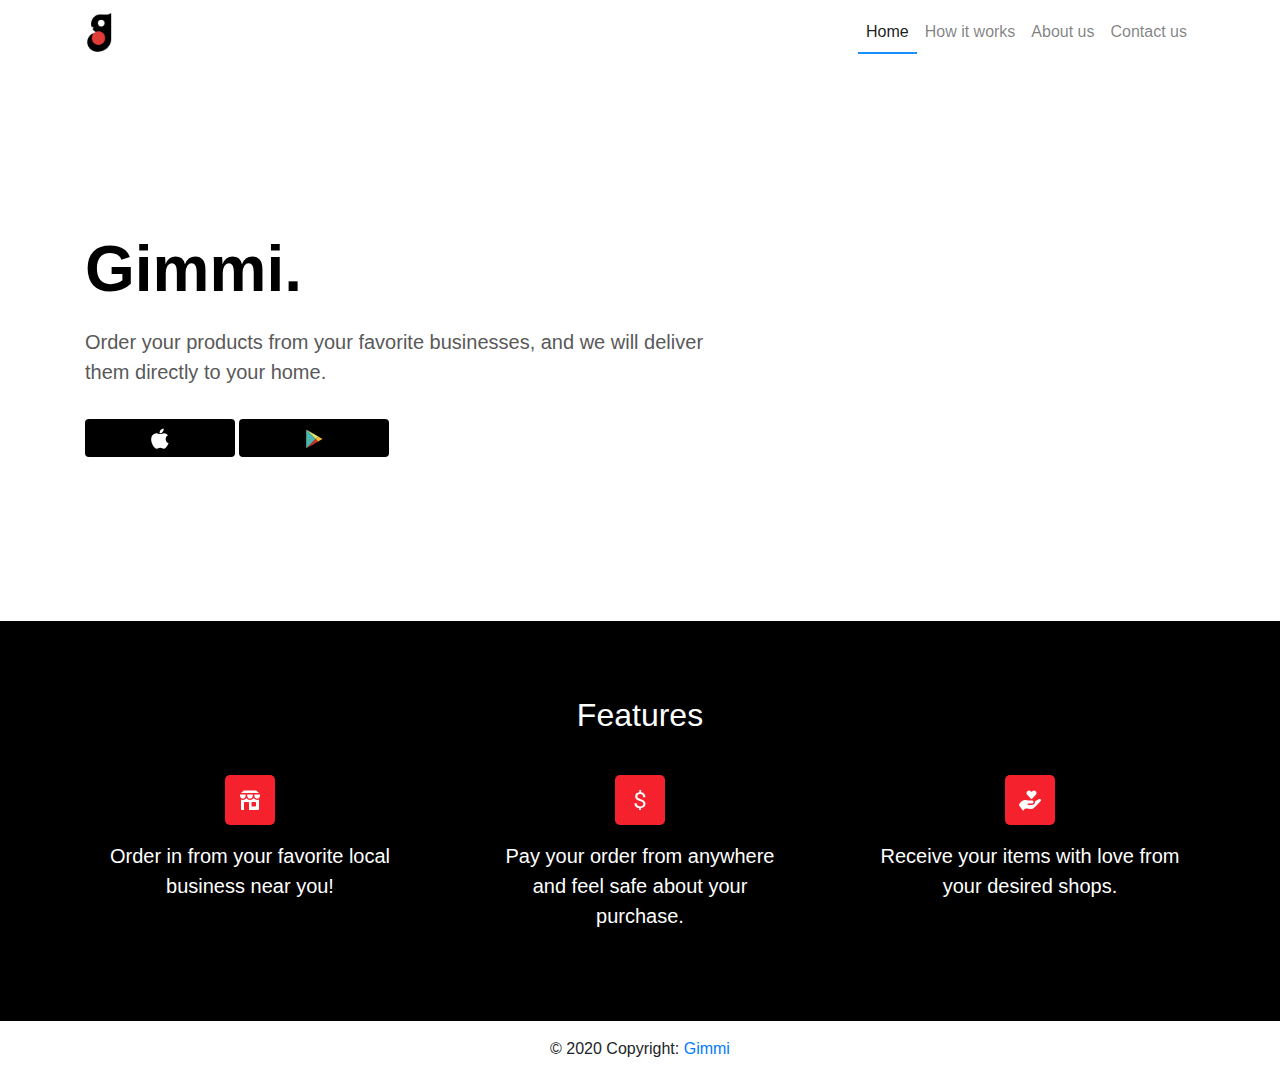
<file: index.html>
<!doctype html>
<html lang="en">
  <head>
    <!-- Required meta tags -->
    <meta charset="utf-8">
    <meta name="viewport" content="width=device-width, initial-scale=1, shrink-to-fit=no">
    <!-- Stylesheet -->
    <link rel="stylesheet" href="styles.css">
    <!-- Stylesheet -->
    <link rel="stylesheet" href="https://stackpath.bootstrapcdn.com/bootstrap/4.5.2/css/bootstrap.min.css" integrity="sha384-JcKb8q3iqJ61gNV9KGb8thSsNjpSL0n8PARn9HuZOnIxN0hoP+VmmDGMN5t9UJ0Z" crossorigin="anonymous">
    <title>Gimmi</title>
  </head>
  <body class="additional-margin">

    <!-- Navigation bar -->
    <nav class="navbar navbar-expand-lg navbar-light navbar-custom">
      <div class="container">
          <a href="#" class="navbar-brand"><span><img class="logo" src="media/gimmi_logo.png" class="fade-in-on-load"/></span>
              </a>
          <button class="navbar-toggler float-right" type="button" data-toggle="collapse" data-target="#navbar9">
              <span class="navbar-toggler-icon"></span>
          </button>
          <div class="navbar-collapse collapse" id="navbar9">
              <ul class="navbar-nav ml-auto">
                  <li class="nav-item">
                      <a class="nav-link active" href="#" >Home</a>
                  </li>
                  <li class="nav-item">
                      <a class="nav-link" href="works.html">How it works</a>
                  </li>   
                  <li class="nav-item">
                      <a class="nav-link" href="about.html">About us</a>
                  </li>
                  <li class="nav-item">
                      <a class="nav-link" href="contact_us.html">Contact us</a>
                  </li>
              </ul>
          </div>
        </div>
    </nav>
    <!-- Navigation bar -->

    <!-- Section landing a -->
    <section class="section-landing-a">
        <div class="container">
          <div>
            <h1>Gimmi.</h1>
            <p>Order your products from your favorite businesses, and we will deliver them directly to your home.</p>
            <div>
                <a class="btn social-button" href="#" title="Coming soon!" id="appleBtn" role="button"><svg xmlns="http://www.w3.org/2000/svg" x="0px" y="0px"
                    width="22" height="22"
                    viewBox="0 0 172 172"
                    style=" fill:#000000;"><g fill="none" fill-rule="nonzero" stroke="none" stroke-width="1" stroke-linecap="butt" stroke-linejoin="miter" stroke-miterlimit="10" stroke-dasharray="" stroke-dashoffset="0" font-family="none" font-weight="none" font-size="none" text-anchor="none" style="mix-blend-mode: normal"><path d="M0,172v-172h172v172z" fill="none"></path><g fill="#ffffff"><path d="M153.17406,119.54c-3.70875,8.23719 -5.49594,11.91906 -10.26625,19.18875c-6.67844,10.15875 -16.09813,22.84375 -27.735,22.92438c-10.36031,0.09406 -13.03438,-6.75906 -27.10344,-6.63813c-14.05563,0.06719 -16.985,6.7725 -27.35875,6.665c-11.65031,-0.1075 -20.55938,-11.52937 -27.23781,-21.67469c-18.67813,-28.44719 -20.65344,-61.79906 -9.11063,-79.53656c8.17,-12.5775 21.08344,-19.96812 33.2175,-19.96812c12.3625,0 20.12938,6.78594 30.34188,6.78594c9.91687,0 15.95031,-6.79938 30.24781,-6.79938c10.80375,0 22.22562,5.88563 30.39562,16.04438c-26.71375,14.64687 -22.37344,52.79594 4.60906,63.00844zM107.31188,29.1325c5.20031,-6.67844 9.15094,-16.09812 7.71312,-25.6925c-8.47906,0.57781 -18.39594,5.99313 -24.1875,13.0075c-5.25406,6.39625 -9.60781,15.88313 -7.91469,25.06094c9.25844,0.29563 18.83937,-5.22719 24.38906,-12.37594z"></path></g></g></svg></a>
                <a class="btn social-button" href="#" title="Coming soon!" id="googlePlayBtn" role="button"><svg xmlns="http://www.w3.org/2000/svg" x="0px" y="0px"
                    width="22" height="22"
                    viewBox="0 0 48 48"
                    style=" fill:#000000;"><path fill="#4db6ac" d="M7.705,4.043C7.292,4.15,7,4.507,7,5.121c0,1.802,0,18.795,0,18.795S7,42.28,7,43.091c0,0.446,0.197,0.745,0.5,0.856l20.181-20.064L7.705,4.043z"></path><path fill="#dce775" d="M33.237,18.36l-8.307-4.796c0,0-15.245-8.803-16.141-9.32C8.401,4.02,8.019,3.961,7.705,4.043l19.977,19.84L33.237,18.36z"></path><path fill="#d32f2f" d="M8.417,43.802c0.532-0.308,15.284-8.825,24.865-14.357l-5.601-5.562L7.5,43.947C7.748,44.038,8.066,44.004,8.417,43.802z"></path><path fill="#fbc02d" d="M41.398,23.071c-0.796-0.429-8.1-4.676-8.1-4.676l-0.061-0.035l-5.556,5.523l5.601,5.562c4.432-2.559,7.761-4.48,8.059-4.653C42.285,24.248,42.194,23.5,41.398,23.071z"></path></svg></a>
            </div>
          </div>
          <div class="landing-phone">
            <img src="media/landing_phone.png" alt="" class="fade-in-on-load"/>
          </div>
        </div>
    </section>
    <!-- Section landing a -->

    <!-- Section landing b -->
    <section id="about" class="section-landing-b">
      <div class="section-landing-b-inner">
        <h3>Features</h3>
        <div class="features">
          <div class="feature-list">
            <div class="feature-icon">
              <svg xmlns="http://www.w3.org/2000/svg" x="0px" y="0px"
width="24" height="24"
viewBox="0 0 172 172"
style=" fill:#000000;"><g fill="none" fill-rule="nonzero" stroke="none" stroke-width="1" stroke-linecap="butt" stroke-linejoin="miter" stroke-miterlimit="10" stroke-dasharray="" stroke-dashoffset="0" font-family="none" font-weight="none" font-size="none" text-anchor="none" style="mix-blend-mode: normal"><path d="M0,172v-172h172v172z" fill="none"></path><g fill="#ffffff"><path d="M43,17.91667c-1.36167,0 -2.64999,0.50307 -3.65332,1.43473l-17.84668,16.48193h129l-17.84668,-16.48193c-1.00333,-0.93167 -2.29165,-1.43473 -3.65332,-1.43473zM14.33333,46.58333v8.24447c0,11.25167 9.10139,20.4222 20.31722,20.4222c11.18,0 20.28223,-9.17053 20.28223,-20.4222v-8.24447zM65.68278,46.58333v8.24447c0,11.25167 9.13722,20.4222 20.31722,20.4222c11.18,0 20.31722,-9.17053 20.31722,-20.4222v-8.24447zM117.06722,46.58333v8.24447c0,11.25167 9.10223,20.4222 20.28223,20.4222c11.21583,0 20.31722,-9.17053 20.31722,-20.4222v-8.24447zM60.30778,72.34554c-5.59,8.24167 -15.01473,13.65446 -25.65723,13.65446c-4.69417,0 -9.13722,-1.04028 -13.15055,-2.93945v69.23112c0,2.97417 2.40083,5.375 5.375,5.375h16.125v-53.75c0,-1.97083 1.6125,-3.58333 3.58333,-3.58333h28.66667c1.97083,0 3.58333,1.6125 3.58333,3.58333v53.75h66.29167c2.97417,0 5.375,-2.40083 5.375,-5.375v-69.23112c-4.01333,1.89917 -8.45639,2.93945 -13.15055,2.93945c-10.6425,0 -20.06723,-5.41279 -25.65723,-13.65446c-5.59,8.24167 -15.01389,13.65446 -25.69222,13.65446c-10.67833,0 -20.10222,-5.41279 -25.69222,-13.65446zM100.33333,100.33333h25.08333c1.97083,0 3.58333,1.6125 3.58333,3.58333v25.08333c0,1.97083 -1.6125,3.58333 -3.58333,3.58333h-25.08333c-1.97083,0 -3.58333,-1.6125 -3.58333,-3.58333v-25.08333c0,-1.97083 1.6125,-3.58333 3.58333,-3.58333z"></path></g></g></svg>
            </div>
            <p>Order in from your favorite local business near you!</p>
          </div>
          <div class="feature-spacing"> 
          </div>
          <div class="feature-list">
            <div class="feature-icon">
              <svg xmlns="http://www.w3.org/2000/svg" x="0px" y="0px"
width="22" height="22"
viewBox="0 0 172 172"
style=" fill:#000000;"><g fill="none" fill-rule="nonzero" stroke="none" stroke-width="1" stroke-linecap="butt" stroke-linejoin="miter" stroke-miterlimit="10" stroke-dasharray="" stroke-dashoffset="0" font-family="none" font-weight="none" font-size="none" text-anchor="none" style="mix-blend-mode: normal"><path d="M0,172v-172h172v172z" fill="none"></path><g fill="#ffffff"><path d="M113.62033,89.44717c-5.2675,-3.29667 -12.599,-6.31383 -21.98733,-9.05867c-9.38833,-2.73767 -16.13217,-5.7835 -20.22433,-9.14467c-4.09933,-3.34683 -6.149,-7.85467 -6.149,-13.50917c0,-6.09167 1.94217,-10.85033 5.8265,-14.2545c3.87717,-3.41133 9.4815,-5.10983 16.80583,-5.10983c7.01617,0 12.599,2.3005 16.71983,6.90867c4.128,4.60817 6.192,10.82167 6.192,18.6405l-0.00717,0.5805h16.99933l0.00717,-0.57333c0,-11.33767 -2.87383,-20.2745 -8.63583,-26.80333c-5.762,-6.52167 -13.81017,-10.4275 -24.15883,-11.696l-0.05017,-0.00717v-18.2535h-14.33333v18.28217c-9.976,1.1825 -17.87367,4.5795 -23.6285,10.26267c-5.88383,5.81217 -8.82933,13.25117 -8.82933,22.32417c0,8.90817 3.00283,16.254 9.0085,22.0375c6.00567,5.77633 15.566,10.4705 28.681,14.06817c9.42417,2.82367 16.11783,5.977 20.09533,9.46c3.96317,3.49017 5.9555,7.77583 5.9555,12.86417c0,6.03433 -2.31483,10.793 -6.93017,14.276c-4.6225,3.483 -10.965,5.2245 -19.03467,5.2245c-8.24883,0 -14.62717,-2.07117 -19.12067,-6.22067c-4.4935,-4.1495 -6.73667,-10.06917 -6.73667,-17.759h-17.08533c0,10.95067 3.2465,19.62233 9.7395,26.015c6.32817,6.22783 15.05717,9.81833 26.09383,10.87183v15.96017h14.33333v-15.83833l0.17917,-0.00717c11.266,-1.0535 20.03083,-4.42183 26.28017,-10.1265c6.24217,-5.6975 9.374,-13.2225 9.374,-22.56783c0,-5.86233 -1.25417,-10.97933 -3.741,-15.35817c-2.494,-4.3645 -6.37833,-8.19867 -11.63867,-11.48817z"></path></g></g></svg>
            </div>
            <p>Pay your order from anywhere and feel safe about your purchase.</p>
          </div>
          <div class="feature-spacing"> 
          </div>
          <div class="feature-list">
            <div class="feature-icon">
              <svg xmlns="http://www.w3.org/2000/svg" x="0px" y="0px"
width="24" height="24"
viewBox="0 0 172 172"
style=" fill:#000000;"><g fill="none" fill-rule="nonzero" stroke="none" stroke-width="1" stroke-linecap="butt" stroke-linejoin="miter" stroke-miterlimit="10" stroke-dasharray="" stroke-dashoffset="0" font-family="none" font-weight="none" font-size="none" text-anchor="none" style="mix-blend-mode: normal"><path d="M0,172v-172h172v172z" fill="none"></path><g fill="#ffffff"><path d="M155.39842,78.83333c-3.6765,0 -7.71133,2.41875 -16.28983,6.86925c-7.10575,3.69083 -13.67758,7.19892 -17.85217,9.75742c0.36192,1.5695 0.57692,3.19633 0.57692,4.87333c0,11.85725 -9.64633,21.5 -21.5,21.5h-26.875c-2.967,0 -5.375,-2.40442 -5.375,-5.375c0,-2.97058 2.408,-5.375 5.375,-5.375h26.875c5.92683,0 10.75,-4.82317 10.75,-10.75c0,-3.21425 -1.44767,-6.07017 -3.69083,-8.04458c-2.54775,-1.68417 -5.57208,-2.70542 -8.85083,-2.70542h-15.74158h-2.17508c-0.10392,0 -0.20067,-0.02508 -0.30458,-0.03225c-9.44567,-0.14692 -13.98217,-1.12158 -17.97042,-1.9995c-3.62633,-0.79908 -7.052,-1.55158 -12.80325,-1.55158c-26.273,0 -41.27283,32.25358 -41.89633,33.626c-0.80983,1.77733 -0.59125,3.8485 0.56617,5.418l25.08333,34.02017c1.02125,1.38675 2.63017,2.16792 4.31433,2.16792c0.34042,0 0.67725,-0.03225 1.01767,-0.09675c2.02817,-0.387 3.66933,-1.92067 4.19608,-3.91658c0.28308,-1.05708 3.02075,-10.30208 12.71367,-10.30208c6.99467,0 14.22942,0.903 21.22767,1.77375c7.12725,0.89225 14.50175,1.80958 21.77233,1.80958c9.90075,0 17.028,-7.59308 37.625,-28.66667c26.1655,-26.77108 28.66667,-29.111 28.66667,-34.41792c0,-4.59383 -4.03125,-8.58208 -9.43492,-8.58208M127.33375,48.49325l-26.65283,28.6165c-1.01767,1.09292 -2.44383,1.71283 -3.9345,1.71283c-1.49067,0 -2.91325,-0.61992 -3.9345,-1.71283l-26.78542,-28.75625c-3.24292,-3.24292 -5.10983,-7.74358 -5.10983,-12.53092c0,-4.78733 1.86692,-9.288 5.24958,-12.67067c6.98392,-6.97675 18.35025,-6.98033 25.33417,0.00358l5.24958,5.24958l5.24958,-5.24958c6.98392,-6.98392 18.35025,-6.98033 25.33417,-0.00358c0,0.00358 0,0.00358 0,0.00358c3.38267,3.38267 5.24958,7.87975 5.24958,12.66708c0,4.78733 -1.86692,9.288 -5.24958,12.67067z"></path></g></g></svg>
            </div>
            <p>Receive your items with love from your desired shops. </p>
          </div>
        </div>
      </div>
    </section>
    <!-- Section landing b -->

    <!-- Footer -->
    <footer class="page-footer font-small">
      <div class="footer-copyright text-center py-3">© 2020 Copyright:
        <a href="#"> Gimmi</a>
      </div>
    </footer>
    <!-- Footer -->

   <!-- JS file -->
   <script src="https://code.jquery.com/jquery-3.2.1.min.js" integrity="sha384-xBuQ/xzmlsLoJpyjoggmTEz8OWUFM0/RC5BsqQBDX2v5cMvDHcMakNTNrHIW2I5f" crossorigin="anonymous"></script>
    <script src="https://cdnjs.cloudflare.com/ajax/libs/popper.js/1.11.0/umd/popper.min.js" integrity="sha384-b/U6ypiBEHpOf/4+1nzFpr53nxSS+GLCkfwBdFNTxtclqqenISfwAzpKaMNFNmj4" crossorigin="anonymous"></script>
    <script src="https://maxcdn.bootstrapcdn.com/bootstrap/4.0.0-beta/js/bootstrap.min.js" integrity="sha384-h0AbiXch4ZDo7tp9hKZ4TsHbi047NrKGLO3SEJAg45jXxnGIfYzk4Si90RDIqNm1" crossorigin="anonymous"></script>
   <script src="functions.js"></script>
  </body>
</html>
</file>
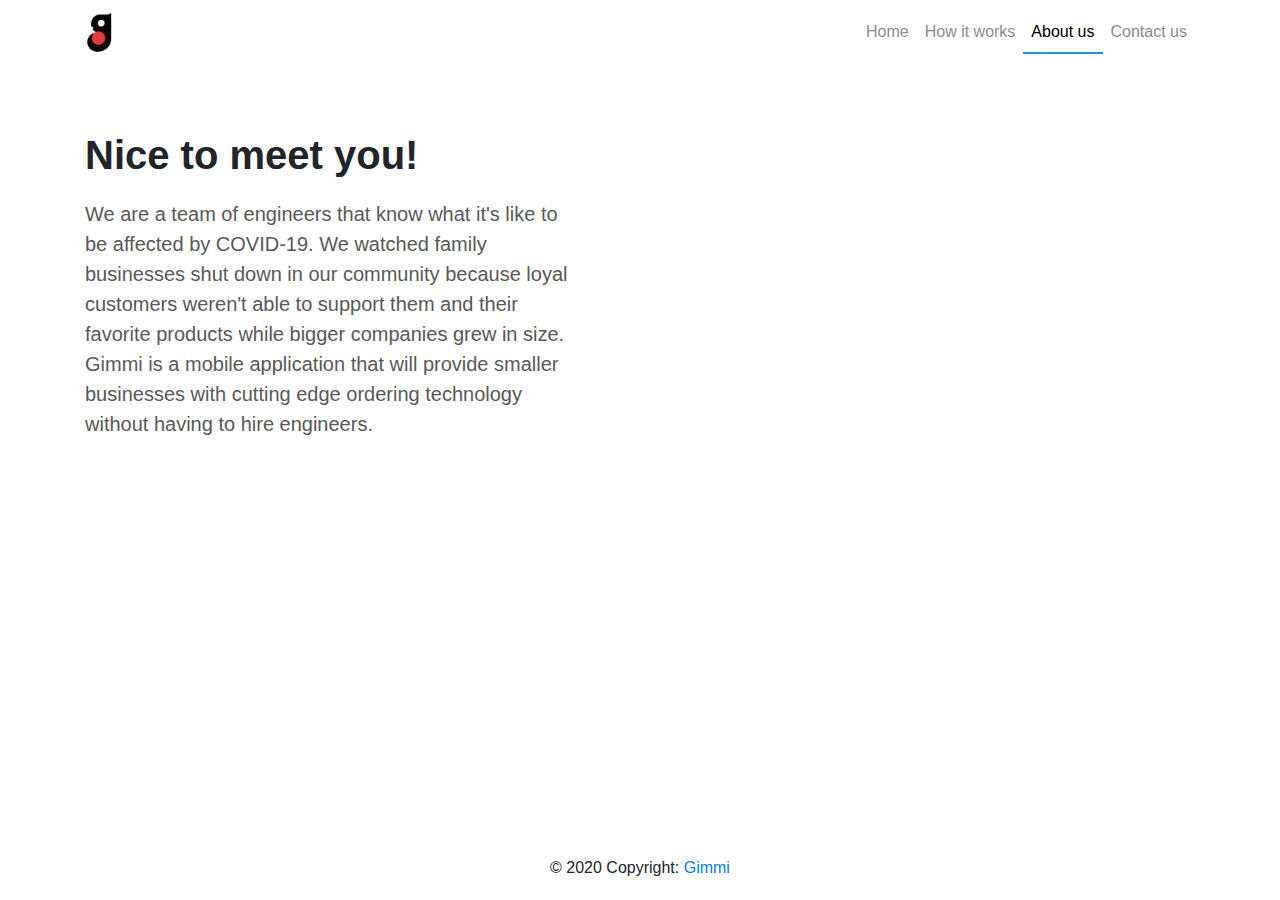
<file: about.html>
<!doctype html>
<html lang="en">
  <head>
        <!-- Required meta tags -->
        <meta charset="utf-8">
        <meta name="viewport" content="width=device-width, initial-scale=1, shrink-to-fit=no">
        <!-- Stylesheet -->
        <link rel="stylesheet" href="styles.css">
        <!-- Stylesheet -->
        <link rel="stylesheet" href="https://stackpath.bootstrapcdn.com/bootstrap/4.5.2/css/bootstrap.min.css" integrity="sha384-JcKb8q3iqJ61gNV9KGb8thSsNjpSL0n8PARn9HuZOnIxN0hoP+VmmDGMN5t9UJ0Z" crossorigin="anonymous">
        <title>Gimmi</title>
  </head>
  <body class="d-flex flex-column h-100">
    <!-- Navigation bar -->
    <nav class="navbar navbar-expand-lg navbar-custom">
        <div class="container">
            <a href="#" class="navbar-brand"><span><img class="logo" src="media/gimmi_logo.png" class="fade-in-on-load"/></span>
            </a>
            <button class="navbar-toggler float-right" type="button" data-toggle="collapse" data-target="#navbar9">
                <span class="navbar-toggler-icon"></span>
            </button>
            <div class="navbar-collapse collapse" id="navbar9">
                <ul class="navbar-nav ml-auto">
                    <li class="nav-item">
                        <a class="nav-link " href="index.html" >Home</a>
                    </li>
                    <li class="nav-item">
                        <a class="nav-link" href="works.html">How it works</a>
                    </li>
                    <li class="nav-item">
                        <a class="nav-link active" href="#">About us</a>
                    </li>
                    <li class="nav-item">
                        <a class="nav-link" href="contact_us.html">Contact us</a>
                    </li>
                </ul>
            </div>
        </div>
    </nav>
    <!-- Navigation bar -->

    <!-- Section about-->
    <section class="section-about flex-grow-1">
        <div class="container">
            <div class="about-text"> 
                <h1>Nice to meet you!</h1>
                <p>We are a team of engineers that know what it's like to be affected by COVID-19. We watched family businesses shut down in our community because loyal customers weren't able to support them and their favorite products while bigger companies grew in size. Gimmi is a mobile application that will provide smaller businesses with cutting edge ordering technology without having to hire engineers.</p>
              </div>
            <div class="about-image">
                <img src="media/orders_phone.png" alt="" class="fade-in-on-load"/>
            </div>
        </div>
    </section>
    <!-- Section about-->

    <!-- Footer -->
    <footer class="page-footer font-small">
        <div class="footer-copyright text-center py-3">© 2020 Copyright:
          <a href="#"> Gimmi</a>
        </div>
    </footer>
    <!-- Footer -->
    
   <!-- JS file -->
   <script src="https://code.jquery.com/jquery-3.2.1.min.js" integrity="sha384-xBuQ/xzmlsLoJpyjoggmTEz8OWUFM0/RC5BsqQBDX2v5cMvDHcMakNTNrHIW2I5f" crossorigin="anonymous"></script>
    <script src="https://cdnjs.cloudflare.com/ajax/libs/popper.js/1.11.0/umd/popper.min.js" integrity="sha384-b/U6ypiBEHpOf/4+1nzFpr53nxSS+GLCkfwBdFNTxtclqqenISfwAzpKaMNFNmj4" crossorigin="anonymous"></script>
    <script src="https://maxcdn.bootstrapcdn.com/bootstrap/4.0.0-beta/js/bootstrap.min.js" integrity="sha384-h0AbiXch4ZDo7tp9hKZ4TsHbi047NrKGLO3SEJAg45jXxnGIfYzk4Si90RDIqNm1" crossorigin="anonymous"></script>
   <script src="functions.js"></script>
  </body>
</html>
</file>
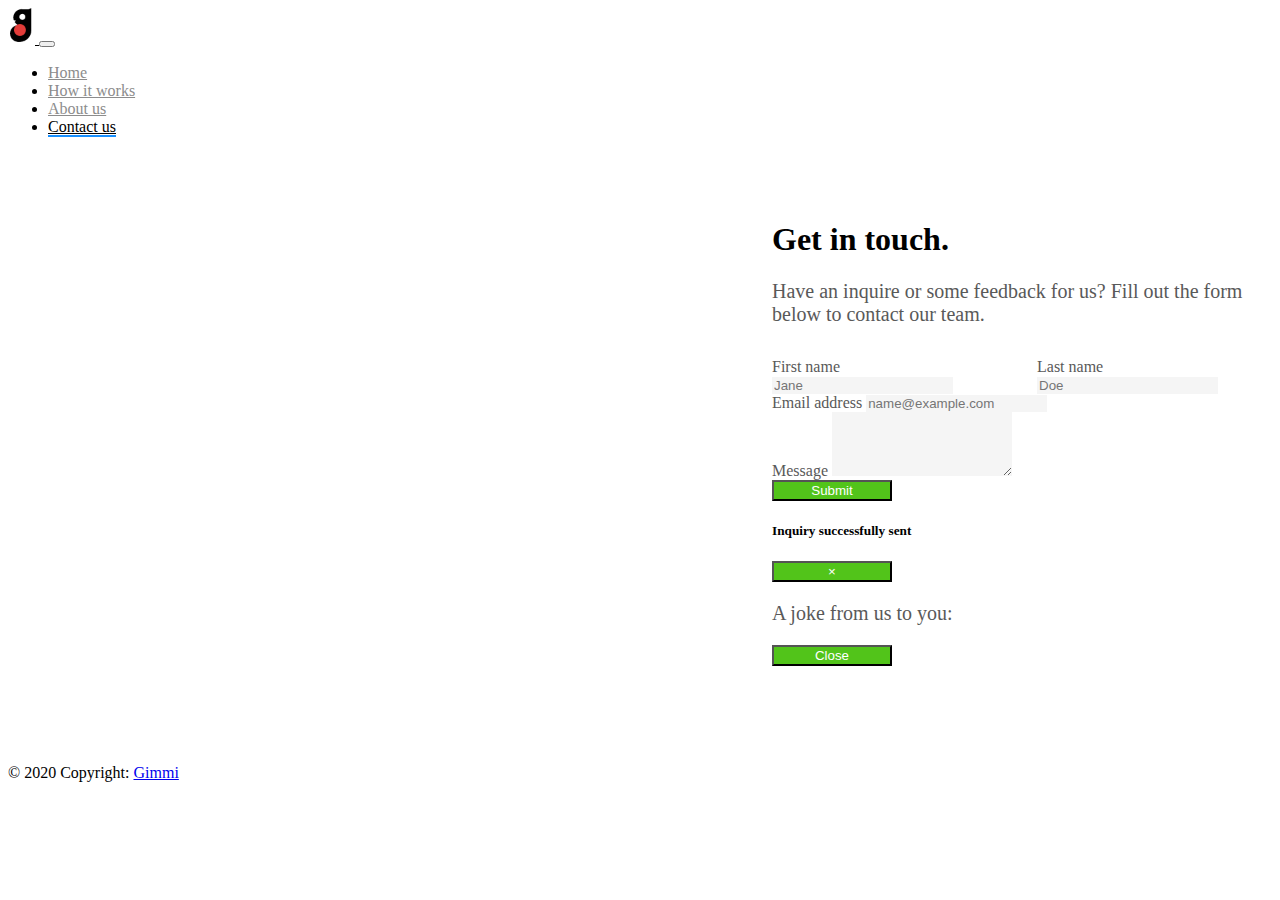
<file: contact_us.html>
<!doctype html>
<html lang="en">
    <head>
        <!-- Required meta tags -->
        <meta charset="utf-8">
        <meta name="viewport" content="width=device-width, initial-scale=1, shrink-to-fit=no">
        <!-- Stylesheet -->
        <link rel="stylesheet" href="styles.css">
        <title>Gimmi</title>
        <link rel="stylesheet" href="https://stackpath.bootstrapcdn.com/bootstrap/4.2.1/css/bootstrap.min.css" integrity="sha384-GJzZqFGwb1QTTN6wy59ffF1BuGJpLSa9DkKMp0DgiMDm4iYMj70gZWKYbI706tWS" crossorigin="anonymous">
    </head>
    <body class="d-flex flex-column h-100">

    <!-- Navigation bar -->
    <nav class="navbar navbar-expand-lg navbar-light">
        <div class="container">
            <a href="index.html" class="navbar-brand"><span><img class="logo" src="media/gimmi_logo.png" class="fade-in-on-load"/></span>
                </a>
            <button class="navbar-toggler float-right" type="button" data-toggle="collapse" data-target="#navbar9">
                <span class="navbar-toggler-icon"></span>
            </button>
            <div class="navbar-collapse collapse" id="navbar9">
                <ul class="navbar-nav ml-auto">
                    <li class="nav-item">
                        <a class="nav-link" href="index.html" >Home</a>
                    </li>
                    <li class="nav-item">
                        <a class="nav-link" href="works.html">How it works</a>
                    </li>   
                    <li class="nav-item">
                        <a class="nav-link" href="about.html">About us</a>
                    </li>
                    <li class="nav-item">
                        <a class="nav-link active" href="#">Contact us</a>
                    </li>
                </ul>
            </div>
        </div>
    </nav>
    <!-- Navigation bar -->

    <!-- Secion contact-->
    <section class="section-contact flex-grow-1">
        <div class="container">
            <div class="contact-formm">
                <div class="contact-image">
                    <img id="img" src="media/business_summary_phone.png" alt="" class="fade-in-on-load"/>
                </div>
            </div>
            <div class="contact-form" onsubmit="return contact(this)">
                <h1>Get in touch.</h1>
                <p>Have an inquire or some feedback for us? Fill out the form below to contact our team.</p>
                <form id="form-fields">
                    <div class="form-name-fields">
                        <div class="form-group">
                            <label for="firstName">First name</label>
                            <input type="text" class="form-control" id="firstName" placeholder="Jane">    
                        </div>
                        <div class="form-group">
                            <label for="lastName">Last name</label>
                            <input type="text" class="form-control" id="lastName" placeholder="Doe">
                        </div>
                    </div>
                    <div class="form-group">
                        <label for="emailAddress">Email address</label>
                        <input type="email" class="form-control" id="emailAddress" placeholder="name@example.com" required>  
                    </div>
                    <div class="form-group">
                        <label for="messageField">Message</label>
                        <textarea class="form-control" id="messageField" rows="4"  required></textarea>
                    </div>
                    <button type="submit" class="btn" id="submit-btn">Submit</button>
                </form>
                  <!-- Modal -->
                    <div class="modal fade" id="myModal" role="dialog">
                        <div class="modal-dialog modal-dialog-centered">
                        
                        <!-- Modal content-->
                        <div class="modal-content">
                            <div class="modal-header">
                                <h5 class="modal-title">Inquiry successfully sent</h5>
                                <button type="button" class="close" data-dismiss="modal" aria-label="Close">
                                  <span aria-hidden="true">&times;</span>
                                </button>
                              </div>
                              <div class="modal-body">
                                <p>A joke from us to you: </p>
                                <p id="joke-setup"></p>
                                <p id="joke-delivery"></p>
                              </div>
                            <div class="modal-footer">
                            <button type="button" class="btn btn-default" data-dismiss="modal">Close</button>
                            </div>
                        </div>
                        
                        </div>
                    </div>
            </div>
        </div>
    </section>
    <!-- Secion contact-->

    <!-- Footer -->
    <footer class="page-footer font-small">
        <div class="footer-copyright text-center py-3">© 2020 Copyright:
          <a href="#"> Gimmi</a>
        </div>
    </footer>
    <!-- Footer -->

    <!-- JS file -->
    <script src="https://code.jquery.com/jquery-3.2.1.min.js" integrity="sha384-xBuQ/xzmlsLoJpyjoggmTEz8OWUFM0/RC5BsqQBDX2v5cMvDHcMakNTNrHIW2I5f" crossorigin="anonymous"></script>
    <script src="https://cdnjs.cloudflare.com/ajax/libs/popper.js/1.11.0/umd/popper.min.js" integrity="sha384-b/U6ypiBEHpOf/4+1nzFpr53nxSS+GLCkfwBdFNTxtclqqenISfwAzpKaMNFNmj4" crossorigin="anonymous"></script>
    <script src="https://maxcdn.bootstrapcdn.com/bootstrap/4.0.0-beta/js/bootstrap.min.js" integrity="sha384-h0AbiXch4ZDo7tp9hKZ4TsHbi047NrKGLO3SEJAg45jXxnGIfYzk4Si90RDIqNm1" crossorigin="anonymous"></script>
    <script src="functions.js"></script>
  </body>
</html>
</file>
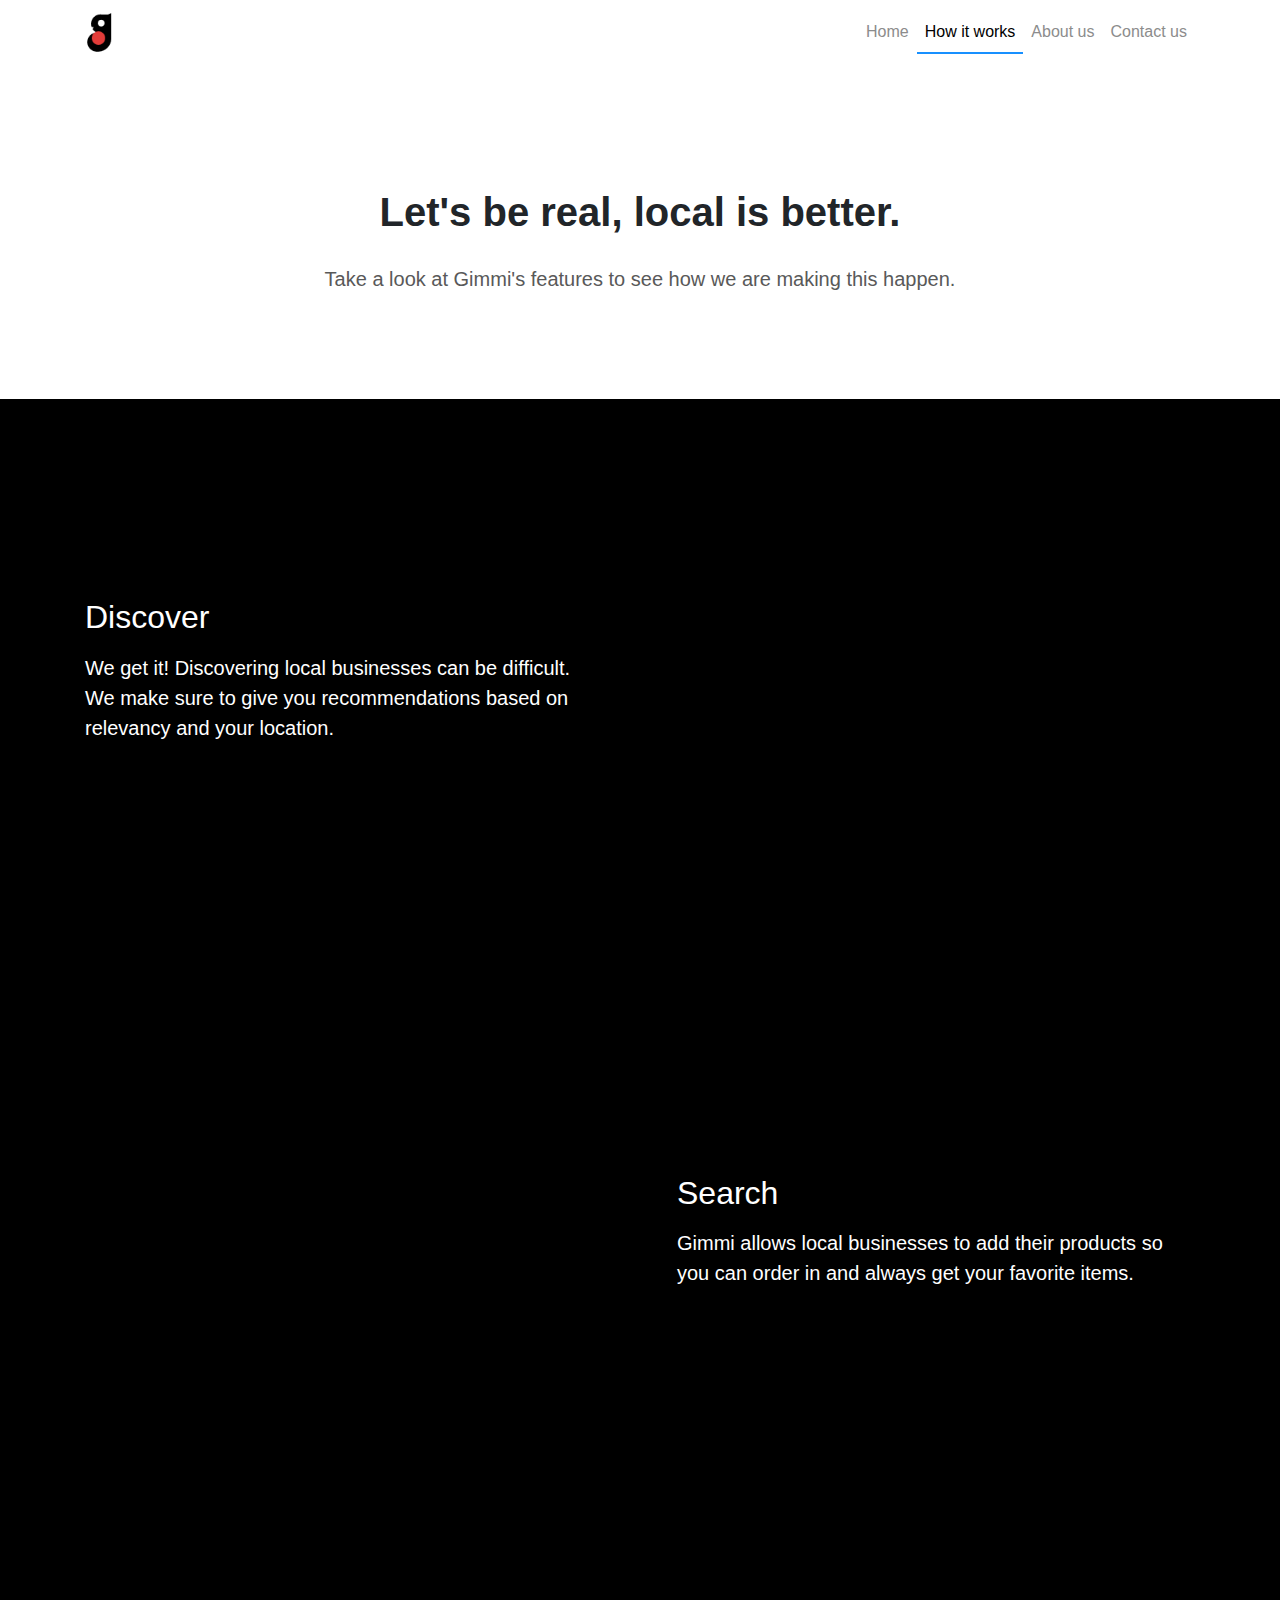
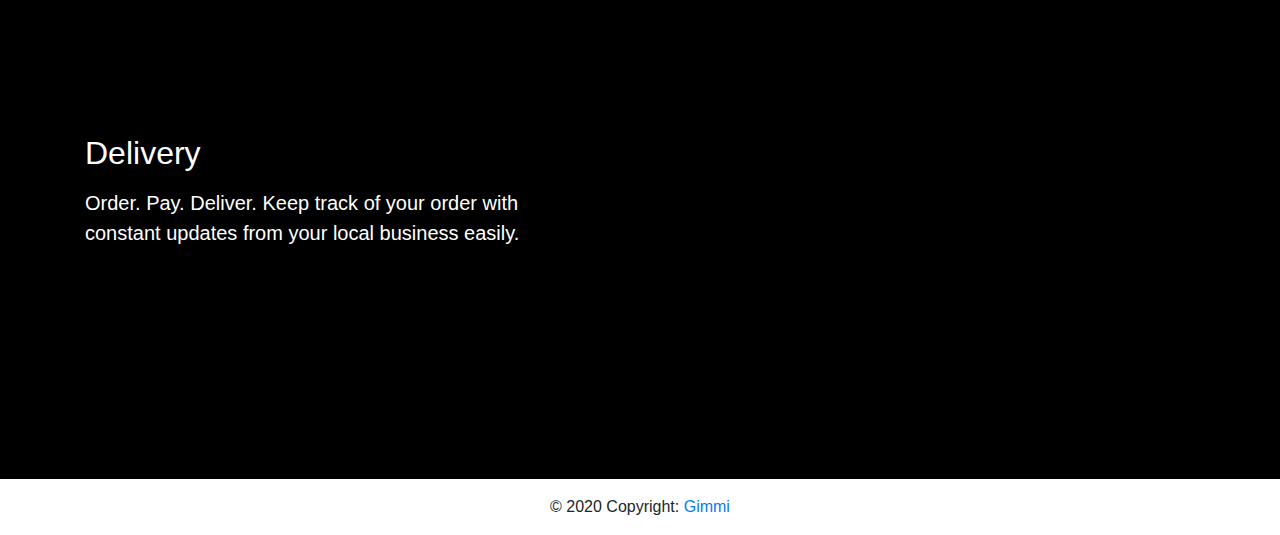
<file: works.html>
<!doctype html>
<html lang="en">
  <head>
    <!-- Required meta tags -->
    <meta charset="utf-8">
    <meta name="viewport" content="width=device-width, initial-scale=1, shrink-to-fit=no">
    <!-- Stylesheet -->
    <link rel="stylesheet" href="styles.css">
    <!-- Stylesheet -->
    <link rel="stylesheet" href="https://stackpath.bootstrapcdn.com/bootstrap/4.5.2/css/bootstrap.min.css" integrity="sha384-JcKb8q3iqJ61gNV9KGb8thSsNjpSL0n8PARn9HuZOnIxN0hoP+VmmDGMN5t9UJ0Z" crossorigin="anonymous">
    <title>Gimmi</title>
  </head>
  <body>
    <!-- Navigation bar -->
    <nav class="navbar navbar-expand-lg navbar-custom">
        <div class="container">
            <a href="#" class="navbar-brand"><span><img class="logo" src="media/gimmi_logo.png" class="fade-in-on-load"/></span>
            </a>
            <button class="navbar-toggler float-right" type="button" data-toggle="collapse" data-target="#navbar9">
                <span class="navbar-toggler-icon"></span>
            </button>
            <div class="navbar-collapse collapse" id="navbar9">
                <ul class="navbar-nav ml-auto">
                    <li class="nav-item">
                        <a class="nav-link" href="index.html" >Home</a>
                    </li>
                    <li class="nav-item">
                        <a class="nav-link active" href="#">How it works</a>
                    </li>
                    <li class="nav-item">
                        <a class="nav-link" href="about.html">About us</a>
                    </li>
                    <li class="nav-item">
                        <a class="nav-link" href="contact_us.html">Contact us</a>
                    </li>
                </ul>
            </div>
        </div>
    </nav>
    <!-- Navigation bar -->

    <!-- Section works a --> 
    <section class="section-works-a">
        <div class="container" id="slide-up-animation">
            <h1>Let's be real, local is better.</h1>
            <p>Take a look at Gimmi's features to see how we are making this happen.</p>
        </div>
    </section>
    <!-- Section works a --> 

    <!-- Section works b -->
    <section class="section-works-b">
        <div class="container">
            <div class="works-description">
                <h3>Discover </h3>
                <p>We get it! Discovering local businesses can be difficult. We make sure to give you recommendations based on relevancy and your location.</p>
            </div>
            <div class="works-image">
                <img src="media/discover_phone.png" alt="" class="fade-in-on-load"/>
            </div>
        </div>
        <div class="container">
            <div class="works-image">
                <img src="media/search_phone.png" alt="" class="fade-in-on-load"/>
            </div>
            <div class="works-description">
                <h3>Search</h3>
                <p>Gimmi allows local businesses to add their products so you can order in and always get your favorite items. </p>
            </div>
        </div>
        <div class="container">
            <div class="works-description">
                <h3>Delivery</h3>
                <p>Order. Pay. Deliver. Keep track of your order with constant updates from your local business easily.</p>
            </div>
            <div class="works-image">
                <img src="media/process_order_phone.png" alt="" class="fade-in-on-load"/>
            </div>
        </div>
    </section>  
    <!-- Section works b -->

    <!-- Footer -->
    <footer class="page-footer font-small">
        <div class="footer-copyright text-center py-3">© 2020 Copyright:
          <a href="#"> Gimmi</a>
        </div>
    </footer>
    <!-- Footer -->  
    
   <!-- JS file -->
   <script src="https://code.jquery.com/jquery-3.2.1.min.js" integrity="sha384-xBuQ/xzmlsLoJpyjoggmTEz8OWUFM0/RC5BsqQBDX2v5cMvDHcMakNTNrHIW2I5f" crossorigin="anonymous"></script>
    <script src="https://cdnjs.cloudflare.com/ajax/libs/popper.js/1.11.0/umd/popper.min.js" integrity="sha384-b/U6ypiBEHpOf/4+1nzFpr53nxSS+GLCkfwBdFNTxtclqqenISfwAzpKaMNFNmj4" crossorigin="anonymous"></script>
    <script src="https://maxcdn.bootstrapcdn.com/bootstrap/4.0.0-beta/js/bootstrap.min.js" integrity="sha384-h0AbiXch4ZDo7tp9hKZ4TsHbi047NrKGLO3SEJAg45jXxnGIfYzk4Si90RDIqNm1" crossorigin="anonymous"></script>
   <script src="functions.js"></script>
  </body>
</html>
</file>
<file: styles.css>
html {
  height: 100%;
}

footer {
  margin-bottom: 0.25em;
}

.fade-in-on-load {
  opacity: 0;
  will-change: transition;
  transition: opacity .09s ease-out;
}

/*
* Custom navigation bar
*/
.navbar-custom {
  background-color: white;
  color: #1890ff;
}

.nav-link {
  color: #8c8c8c;
  font-weight: 400;
}

.nav-link.active {
  color: black;
  font-weight: 500;
  border-bottom: 2px solid #1890ff;
}

.navbar-toggler-icon {
  color: black;
}

.nav-link:hover {
  color: #262626;
}

.navbar-brand,
.navbar-brand:hover {
  color: black;
  font-weight: 600;
}

.logo {
  width: 1.5em;
  height: auto;
  padding-right: 3px;
}

#footer {
  position: absolute;
  bottom: 0;
  width: 100%;
}

/*
* Section landing
*/

.section-landing-a {
  margin-top: 4em;
  margin-bottom: 4em;
}

.section-landing-a .container {
  display: flex;
  align-items: center;
  justify-content: center;
}

.section-landing-a p {
  margin-top: 1em;
  font-size: 1.25em;
  color: #595959;
}

.section a {
  color: black;
}

.section-landing-a .social-button {
  background-color: black;
  margin-top: 1em;
  width: 150px;
}

.section-landing-a h1 {
  color: black;
  font-weight: 700;
  font-size: 4em;
}

.section-landing-a img {
  height: auto;
  width: 65%;
}

.landing-phone {
  display: flex;
  justify-content: center;
}

.section-landing-b {
  height: 400px;
  background-color: black;
}

.section-landing-b-inner {
  height: 100%;
  display: flex;
  flex-direction: column;
  text-align: center;
  justify-content: center;
  margin: auto;
  max-width: 1100px;
  padding: 5rem 0;
}

.section-landing-b-inner h3 {
  font-size: 2rem;
  color: white;
}

.section-landing-b-inner p {
  margin-top: 1rem;
  font-size: 1.25em;
  color: white;
}

.features {
  display: flex;
  margin-top: 2rem;
  justify-content: space-around;
  align-items: flex-start;
}

.feature-list {
  display: flex;
  flex-direction: column;
  align-items: center;
  width: 300px;
}

.feature-spacing {
  width: 50px;
}

.feature-icon {
  width: 50px;
  height: 50px;
  background-color: #f5222d;
  border-radius: 5px;
  display: flex;
  justify-content: center;
  align-items: center;
}

/*
* Section contact
*/

.section-contact {
  margin-top: 4em;
}

.section-contact .container {
  display: flex;
  flex-direction: row;
  justify-content: space-between;
}

.section-contact h1 {
  font-weight: 700;
}

.section-contact .contact-form {
  width: 500px;
}

.contact-form form {
  margin-top: 2em;
}

.section-contact .form-control {
  background-color: #f5f5f5;
  border: 0px;
  color: black;
}

.section-contact p {
  margin-top: 1em;
  font-size: 1.25em;
  color: #595959;
}

.section-contact .form-group {
  color: #595959;
}

.section-contact .form-name-fields {
  display: flex;
  flex-direction: row;
  justify-content: space-between;
}

.form-name-fields .form-group {
  width: 235px;
}

.section-contact button {
  background-color: #52c41a;
  width: 120px;
  color: white;
}

.section-contact .works-image {
  display: flex;
  justify-content: center;
}

.section-contact img {
  height: auto;
  width: 65%;
}

/*
* Section about
*/

.section-about {
  margin-top: 4em;
}

.section-about h1 {
  font-weight: 700;
}

.section-about .container {
  display: flex;
  flex-direction: row;
}

.section-about .about-text {
  width: 500px;
}

.section-about p {
  margin-top: 1em;
  color: #595959;
  font-size: 1.25em;
}

.section-about .about-image {
  display: flex;
  justify-content: center;
}

.section-about img {
  height: auto;
  width: 65%;
}

/*
* Section works
*/

.section-works-a {
  display: flex;
  justify-content: center;
  margin-top: 2em;
  height: 300px;
}

.section-works-a h1 {
  font-weight: 700;
}

.section-works-a .container {
  display: flex;
  justify-content: center;
  flex-direction: column;
  align-items: center;
}

.section-works-a p {
  margin-top: 1em;
  font-size: 1.25em;
  color: #595959;
}

.section-works-b {
  background-color: black;
}

.section-works-b .container {
  display: flex;
  flex-direction: row;
  align-items: center;
}

.section-works-b .works-description {
  width: 500px;
}

.section-works-b .works-image {
  display: flex;
  justify-content: center;
}

.section-works-b img {
  height: auto;
  width: 65%;
}

.section-works-b h3 {
  font-size: 2rem;
  color: white;
}

.section-works-b p {
  margin-top: 1rem;
  font-size: 1.25em;
  color: white;
}
</file>
